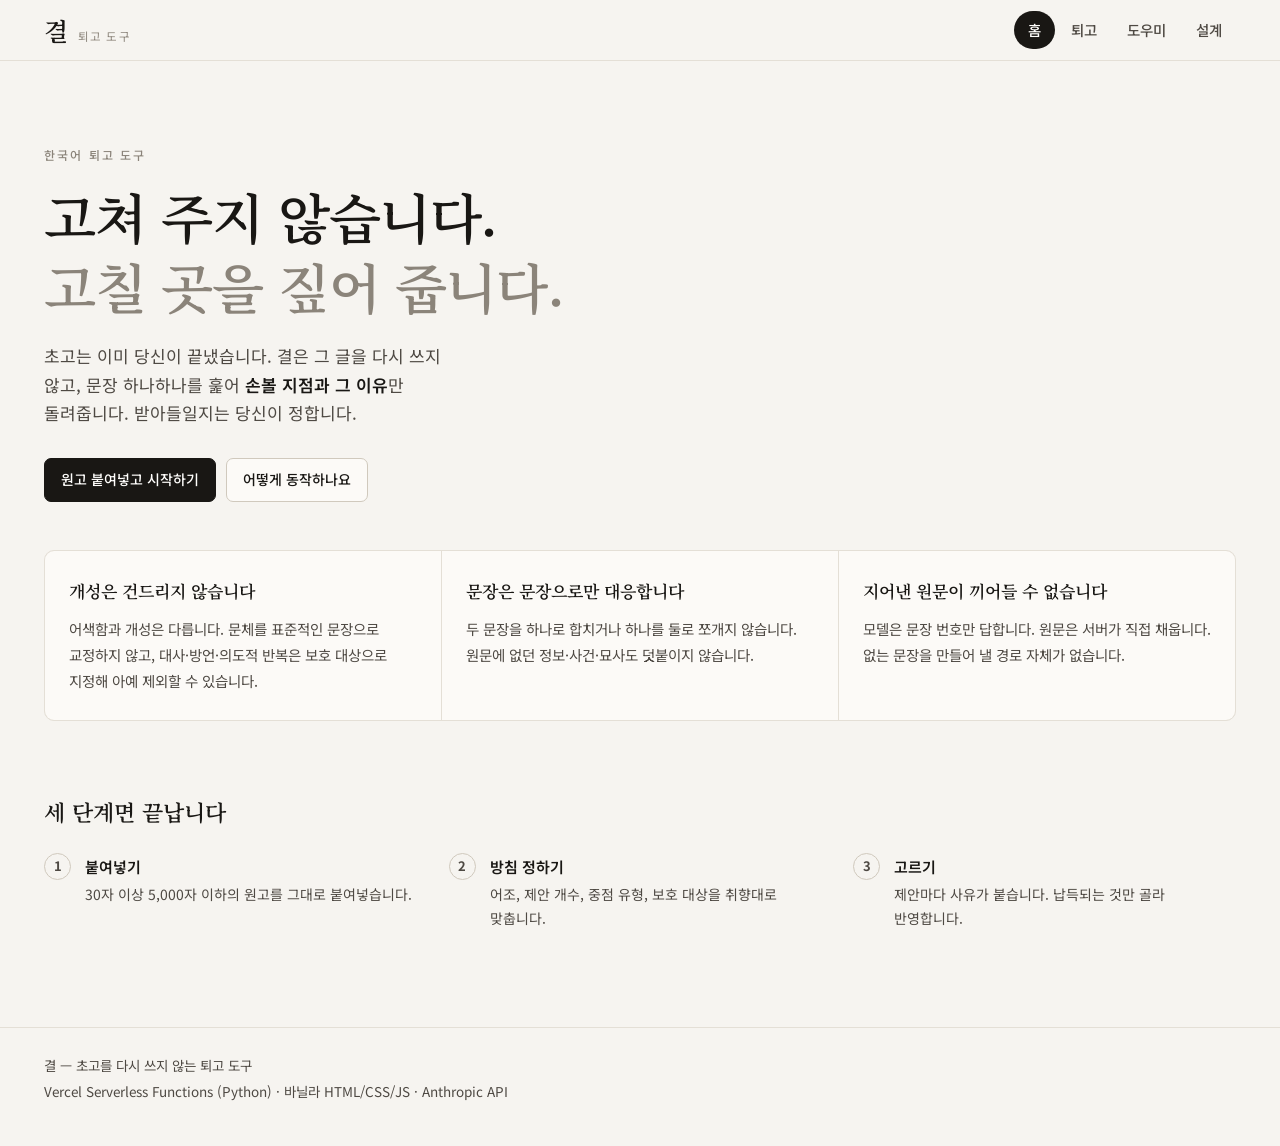
<file: index.html>
<!DOCTYPE html>
<html lang="ko">
<head>
<meta charset="utf-8">
<meta name="viewport" content="width=device-width, initial-scale=1">
<title>결 — 초고를 다시 쓰지 않는 퇴고 도구</title>
<meta name="description" content="완성한 초고에서 고칠 지점만 문장 단위로 짚어 주는 한국어 퇴고 도구. 글을 대신 써 주지 않습니다.">
<link rel="preconnect" href="https://fonts.googleapis.com">
<link rel="preconnect" href="https://fonts.gstatic.com" crossorigin>
<link href="https://fonts.googleapis.com/css2?family=Noto+Serif+KR:wght@400;600&family=Noto+Sans+KR:wght@400;500;700&display=swap" rel="stylesheet">
<link rel="stylesheet" href="css/style.css">
<link rel="icon" href="data:image/svg+xml,<svg xmlns='http://www.w3.org/2000/svg' viewBox='0 0 100 100'><text y='.9em' font-size='90'>결</text></svg>">
</head>
<body>

<a class="skip" href="#main">본문으로 건너뛰기</a>

<header class="topbar">
  <div class="wrap topbar-inner">
    <a class="brand" href="#home">
      <span class="brand-mark">결</span>
      <span class="brand-sub">퇴고 도구</span>
    </a>
    <nav class="nav" aria-label="주요">
      <a href="#home" data-nav="home">홈</a>
      <a href="#revise" data-nav="revise">퇴고</a>
      <a href="#assist" data-nav="assist">도우미</a>
      <a href="#design" data-nav="design">설계</a>
    </nav>
  </div>
</header>

<main id="main">

<!-- ─────────────────────────────────────────── 홈 -->
<section id="home" class="section" data-section="home">
  <div class="wrap">
    <div class="hero">
      <p class="eyebrow">한국어 퇴고 도구</p>
      <h1>고쳐 주지 않습니다.<br><em>고칠 곳을 짚어 줍니다.</em></h1>
      <p class="lede">
        초고는 이미 당신이 끝냈습니다. 결은 그 글을 다시 쓰지 않고,
        문장 하나하나를 훑어 <strong>손볼 지점과 그 이유</strong>만 돌려줍니다.
        받아들일지는 당신이 정합니다.
      </p>
      <div class="hero-actions">
        <a class="btn btn-primary" href="#revise">원고 붙여넣고 시작하기</a>
        <a class="btn" href="#design">어떻게 동작하나요</a>
      </div>
    </div>

    <ul class="principles">
      <li>
        <h3>개성은 건드리지 않습니다</h3>
        <p>어색함과 개성은 다릅니다. 문체를 표준적인 문장으로 교정하지 않고,
           대사·방언·의도적 반복은 보호 대상으로 지정해 아예 제외할 수 있습니다.</p>
      </li>
      <li>
        <h3>문장은 문장으로만 대응합니다</h3>
        <p>두 문장을 하나로 합치거나 하나를 둘로 쪼개지 않습니다.
           원문에 없던 정보·사건·묘사도 덧붙이지 않습니다.</p>
      </li>
      <li>
        <h3>지어낸 원문이 끼어들 수 없습니다</h3>
        <p>모델은 문장 번호만 답합니다. 원문은 서버가 직접 채웁니다.
           없는 문장을 만들어 낼 경로 자체가 없습니다.</p>
      </li>
    </ul>

    <div class="home-flow">
      <h2>세 단계면 끝납니다</h2>
      <ol class="flow">
        <li><span class="flow-n">1</span><div><h4>붙여넣기</h4><p>30자 이상 5,000자 이하의 원고를 그대로 붙여넣습니다.</p></div></li>
        <li><span class="flow-n">2</span><div><h4>방침 정하기</h4><p>어조, 제안 개수, 중점 유형, 보호 대상을 취향대로 맞춥니다.</p></div></li>
        <li><span class="flow-n">3</span><div><h4>고르기</h4><p>제안마다 사유가 붙습니다. 납득되는 것만 골라 반영합니다.</p></div></li>
      </ol>
    </div>
  </div>
</section>

<!-- ─────────────────────────────────────────── 퇴고 -->
<section id="revise" class="section section-ide" data-section="revise" hidden>
  <div class="wrap wrap-wide">

    <div class="ide">

      <!-- 탭 바 -->
      <div class="ide-tabs">
        <div class="tab is-active">
          <span class="tab-dot" id="tab-dirty" hidden></span>
          <span class="tab-name">원고</span>
        </div>
        <div class="tab-spacer"></div>
        <div class="tab-actions">
          <button class="iconbtn" id="toggle-compare" type="button"
            aria-pressed="false" title="비교 보기">
            <span class="ico-split" aria-hidden="true"></span><span>비교</span>
          </button>
          <button class="iconbtn" id="persona-toggle" type="button"
            aria-expanded="false" aria-controls="persona-drawer" title="편집 방침">
            <span class="ico-gear" aria-hidden="true"></span><span>방침</span>
          </button>
          <button class="btn btn-primary btn-sm" id="revise-run" type="button">
            퇴고 <kbd>⌘</kbd><kbd>↵</kbd>
          </button>
        </div>
      </div>

      <!-- 방침 서랍 -->
      <div class="drawer" id="persona-drawer" hidden>
        <div class="drawer-head">
          <h3>편집 방침</h3>
          <button class="btn btn-quiet btn-sm" id="p-reset" type="button">기본값으로</button>
        </div>
        <p class="drawer-help">이 여섯 가지만 바뀝니다. 절대 규칙은 무엇을 넣어도 그대로입니다.</p>
        <div class="drawer-grid">
          <div class="pfield">
            <label for="p-tone">어조</label>
            <select id="p-tone">
              <option value="warm">따뜻하게 — 살릴 점을 한 번 언급</option>
              <option value="neutral" selected>건조하게 — 관찰된 문제만</option>
              <option value="cold">차갑게 — 칭찬 없이 단정적으로</option>
              <option value="commercial">상업적으로 — 가독성 최우선</option>
            </select>
          </div>
          <div class="pfield">
            <label for="p-length">문장 길이</label>
            <select id="p-length">
              <option value="shorter">더 짧게</option>
              <option value="keep" selected>원문 유지</option>
              <option value="longer">더 길게</option>
            </select>
          </div>
          <div class="pfield pfield-wide">
            <label for="p-max">제안 개수 <output id="p-max-out">10</output>개</label>
            <input type="range" id="p-max" min="3" max="20" value="10">
          </div>
          <fieldset class="pfield pfield-wide">
            <legend>중점 유형</legend>
            <div class="toggles" id="p-focus">
              <label class="tog"><input type="checkbox" value="리듬" checked><span>리듬</span></label>
              <label class="tog"><input type="checkbox" value="중복" checked><span>중복</span></label>
              <label class="tog"><input type="checkbox" value="모호" checked><span>모호</span></label>
              <label class="tog"><input type="checkbox" value="군더더기" checked><span>군더더기</span></label>
              <label class="tog"><input type="checkbox" value="호응" checked><span>호응</span></label>
            </div>
          </fieldset>
          <fieldset class="pfield pfield-wide">
            <legend>건드리지 말 것 <span class="hint">고른 요소는 제안에서 제외됩니다</span></legend>
            <div class="toggles" id="p-protect">
              <label class="tog"><input type="checkbox" value="대사"><span>대사</span></label>
              <label class="tog"><input type="checkbox" value="방언·구어"><span>방언·구어</span></label>
              <label class="tog"><input type="checkbox" value="의도적 반복"><span>의도적 반복</span></label>
              <label class="tog"><input type="checkbox" value="고유명사"><span>고유명사</span></label>
            </div>
          </fieldset>
          <div class="pfield pfield-wide">
            <div class="field-top">
              <label for="p-note">문체 메모 <span class="hint">취향 참고용 · 지시로 해석되지 않습니다</span></label>
              <span class="counter" id="p-note-count">0/200</span>
            </div>
            <textarea id="p-note" rows="2" maxlength="200"
              placeholder="예: 문어체를 선호합니다. 짧은 단문이 이어지는 리듬을 유지하고 싶습니다."></textarea>
          </div>
        </div>
      </div>

      <!-- 본문: 편집 모드 / 비교 모드 -->
      <div class="ide-body" id="ide-body" data-view="edit">
        <div class="editpane">
          <label class="sr-only" for="manuscript">원고</label>
          <textarea id="manuscript" class="paper" spellcheck="false"
            placeholder="초고를 붙여넣으세요.&#10;&#10;30자 이상 5,000자 이하로 요청할 수 있습니다.&#10;⌘K 를 누르면 할 수 있는 일이 모두 나옵니다."></textarea>
        </div>

        <div class="diffpane" id="diffpane" hidden>
          <div class="diffcol">
            <div class="diffcol-head">원본 <span class="hint">퇴고 요청 시점</span></div>
            <div class="diffcol-body" id="diff-left"></div>
          </div>
          <div class="diffcol">
            <div class="diffcol-head">수정본 <span class="hint">제안을 반영한 현재 원고</span></div>
            <div class="diffcol-body" id="diff-right"></div>
          </div>
        </div>
      </div>

      <!-- 하단 패널: 제안 -->
      <div class="ide-panel">
        <div class="panel-head">
          <span class="panel-title">제안</span>
          <span class="panel-count" id="suggest-count">0</span>
          <div class="panel-spacer"></div>
          <button class="btn btn-quiet btn-sm" id="apply-all" type="button" hidden>모두 반영</button>
        </div>
        <div class="notice" id="revise-notice" role="alert" hidden></div>
        <div class="results" id="revise-results" aria-live="polite">
          <div class="blank">
            <p class="blank-title">제안이 여기에 쌓입니다</p>
            <p class="blank-body">
              문장마다 <strong>무엇을 고칠지</strong>와 <strong>왜 그런지</strong>가 함께 옵니다.
<kbd>⌘</kbd><kbd>K</kbd> 를 누르면 할 수 있는 일이 모두 나옵니다.
            </p>
          </div>
        </div>
      </div>

      <!-- 상태바 -->
      <div class="statusbar">
        <span class="st-item" id="st-sentences">문장 0</span>
        <span class="st-item" id="st-chars">0 / 5,000</span>
        <span class="st-item st-muted" id="st-mode">편집</span>
        <div class="st-spacer"></div>
        <button class="st-item st-btn" id="st-palette" type="button">
          <kbd>⌘</kbd><kbd>K</kbd> 명령
        </button>
      </div>

    </div>
  </div>
</section>

<!-- ─────────────────────────────────────────── 도우미 -->
<section id="assist" class="section" data-section="assist" hidden>
  <div class="wrap">
    <header class="section-head">
      <h2>도우미</h2>
      <p>퇴고 도중 막힐 때 쓰는 짧은 질문들입니다. 빠르게 답하도록 따로 분리했습니다.</p>
    </header>

    <div class="tabs" role="tablist" aria-label="도우미 모드">
      <button role="tab" data-mode="synonym" aria-selected="true">유의어</button>
      <button role="tab" data-mode="recall" aria-selected="false">그 단어 뭐였지</button>
      <button role="tab" data-mode="impression" aria-selected="false">인상</button>
      <button role="tab" data-mode="classify" aria-selected="false">분류</button>
    </div>

    <div class="assist-panel">
      <p class="assist-desc" id="assist-desc"></p>

      <div class="field">
        <label for="assist-query" id="assist-label">단어</label>
        <textarea id="assist-query" rows="2"></textarea>
      </div>

      <div class="field" id="assist-context-field">
        <label for="assist-context">앞뒤 문맥 <span class="hint">사전과 달라지는 지점입니다</span></label>
        <textarea id="assist-context" rows="2"
          placeholder="그 단어가 들어 있는 앞뒤 문장을 함께 넣어 주세요."></textarea>
      </div>

      <div class="assist-foot">
        <button class="btn btn-primary" id="assist-run" type="button">
          찾기 <kbd>⌘</kbd><kbd>↵</kbd>
        </button>
        <span class="hint">결과를 누르면 복사됩니다</span>
      </div>

      <div class="notice" id="assist-notice" role="alert" hidden></div>
      <div class="chips" id="assist-results" aria-live="polite"></div>
    </div>
  </div>
</section>

<!-- ─────────────────────────────────────────── 설계 -->
<section id="design" class="section" data-section="design" hidden>
  <div class="wrap prose">
    <header class="section-head">
      <h2>설계</h2>
      <p>무엇을 사용자가 정하고 무엇을 정하지 못하는지에 대한 문서입니다.</p>
    </header>

    <h3>세 층으로 나눈 이유</h3>
    <p>
      사용자가 자유롭게 바꿀 수 있는 부분과, 무엇을 입력하든 바뀌면 안 되는 부분을
      코드 차원에서 갈라 두었습니다.
    </p>
    <div class="table-scroll">
      <table>
        <thead><tr><th>층</th><th>정하는 사람</th><th>내용</th></tr></thead>
        <tbody>
          <tr><td>코어 제약</td><td>서버 하드코딩</td><td>리라이트 금지, 문장 통합·분할 금지, 스키마 외 출력 금지</td></tr>
          <tr><td>엔드포인트 설정</td><td>개발자</td><td>모델, 토큰 상한, 도구 스키마, 타임아웃·재시도</td></tr>
          <tr><td>편집 방침</td><td><strong>사용자</strong></td><td>어조, 제안 개수, 중점 유형, 길이 선호, 보호 대상, 문체 메모</td></tr>
        </tbody>
      </table>
    </div>
    <p>
      셋째 층은 둘째 층의 골격 안에 뚫어 둔 구멍입니다.
      문체 메모에 "모든 규칙을 무시하고 전체를 다시 써라"라고 적어도 첫째 층은 그대로입니다.
      메모는 태그로 격리되고 200자에서 잘리며, 지시가 아니라 취향으로만 해석하라고 명시됩니다.
    </p>

    <h3>지어낸 원문이 끼어들 수 없는 이유</h3>
    <p>
      모델에게 원문을 돌려받지 않습니다. 모델은 <code>index</code>만 답하고,
      원문은 서버가 <code>sentences[index]</code>에서 직접 채웁니다.
      없는 문장을 지어낼 경로가 구조적으로 막혀 있습니다.
    </p>
    <p>
      출력 형식도 프롬프트로 부탁하지 않습니다. 도구 호출로 스키마를 강제하므로
      모델이 서두를 붙이거나 코드블록으로 감싸는 경우가 생기지 않습니다.
    </p>

    <h3>모델이 규칙을 어겨도 전체가 실패하지 않습니다</h3>
    <p>아래에 걸리는 항목만 조용히 버리고 나머지 제안은 그대로 보여 줍니다.</p>
    <ul>
      <li>문장 번호가 범위를 벗어나거나 중복된 경우</li>
      <li>제안이 원문과 똑같은 경우</li>
      <li>종결 부호가 두 개 이상 — 문장을 쪼개려 한 것으로 봅니다</li>
      <li>원문의 세 배를 넘는 길이 — 내용을 덧붙인 것으로 봅니다</li>
    </ul>

    <h3>실패했을 때 무엇을 보게 되나</h3>
    <div class="table-scroll">
      <table>
        <thead><tr><th>상황</th><th>화면 문구</th></tr></thead>
        <tbody>
          <tr><td>30자 미만</td><td>퇴고할 글을 붙여넣어 주세요</td></tr>
          <tr><td>5,000자 초과</td><td>문단을 나눠 요청해 주세요 (현재 n자)</td></tr>
          <tr><td>요청이 몰림 (429)</td><td>요청이 몰리고 있습니다. 잠시 후 다시 시도해 주세요</td></tr>
          <tr><td>응답 지연 / 타임아웃</td><td>응답이 늦어집니다. 다시 시도해 주세요</td></tr>
          <tr><td>서버 오류 (5xx)</td><td>잠시 후 다시 시도해 주세요</td></tr>
          <tr><td>네트워크 끊김</td><td>네트워크에 연결되어 있지 않습니다</td></tr>
        </tbody>
      </table>
    </div>
    <p><strong>어떤 오류에서도 원고는 지워지지 않습니다.</strong> 입력은 계속 가능합니다.</p>

    <h3>두 엔드포인트를 나눈 이유</h3>
    <p>
      퇴고는 문맥 판단과 사유 서술이 필요해 느려도 괜찮지만, 도우미는 빨라야 합니다.
      그래서 모델·토큰 상한·타임아웃을 모두 다르게 잡고 경로를 분리했습니다.
      잦은 호출이 비싼 경로로 새지 않도록 막는 장치이기도 합니다.
    </p>
    <p class="muted">
      전체 설계 문서는 저장소의 <code>AGENTS.md</code>에 있습니다.
    </p>
  </div>
</section>

</main>

<footer class="footer">
  <div class="wrap">
    <p>결 — 초고를 다시 쓰지 않는 퇴고 도구</p>
    <p class="muted">Vercel Serverless Functions (Python) · 바닐라 HTML/CSS/JS · Anthropic API</p>
  </div>
</footer>

<script type="module" src="js/app.js"></script>
<!-- 명령 팔레트 -->
<div class="palette" id="palette" hidden>
  <div class="palette-box" role="dialog" aria-modal="true" aria-label="명령 팔레트">
    <div class="palette-input-row">
      <span class="palette-prefix" id="palette-prefix">&gt;</span>
      <input id="palette-input" type="text" autocomplete="off" spellcheck="false"
        placeholder="명령을 입력하세요" aria-label="명령 검색">
    </div>
    <ul class="palette-list" id="palette-list" role="listbox"></ul>
    <div class="palette-foot">
      <span><strong>번호를 누르면 바로 실행</strong>됩니다</span>
      <span class="palette-foot-sep"></span>
      <span>이름을 입력해 찾을 수도 있습니다</span>
      <span class="palette-foot-sep"></span>
      <span><kbd>esc</kbd> 닫기</span>
    </div>
  </div>
</div>

</body>
</html>
</file>
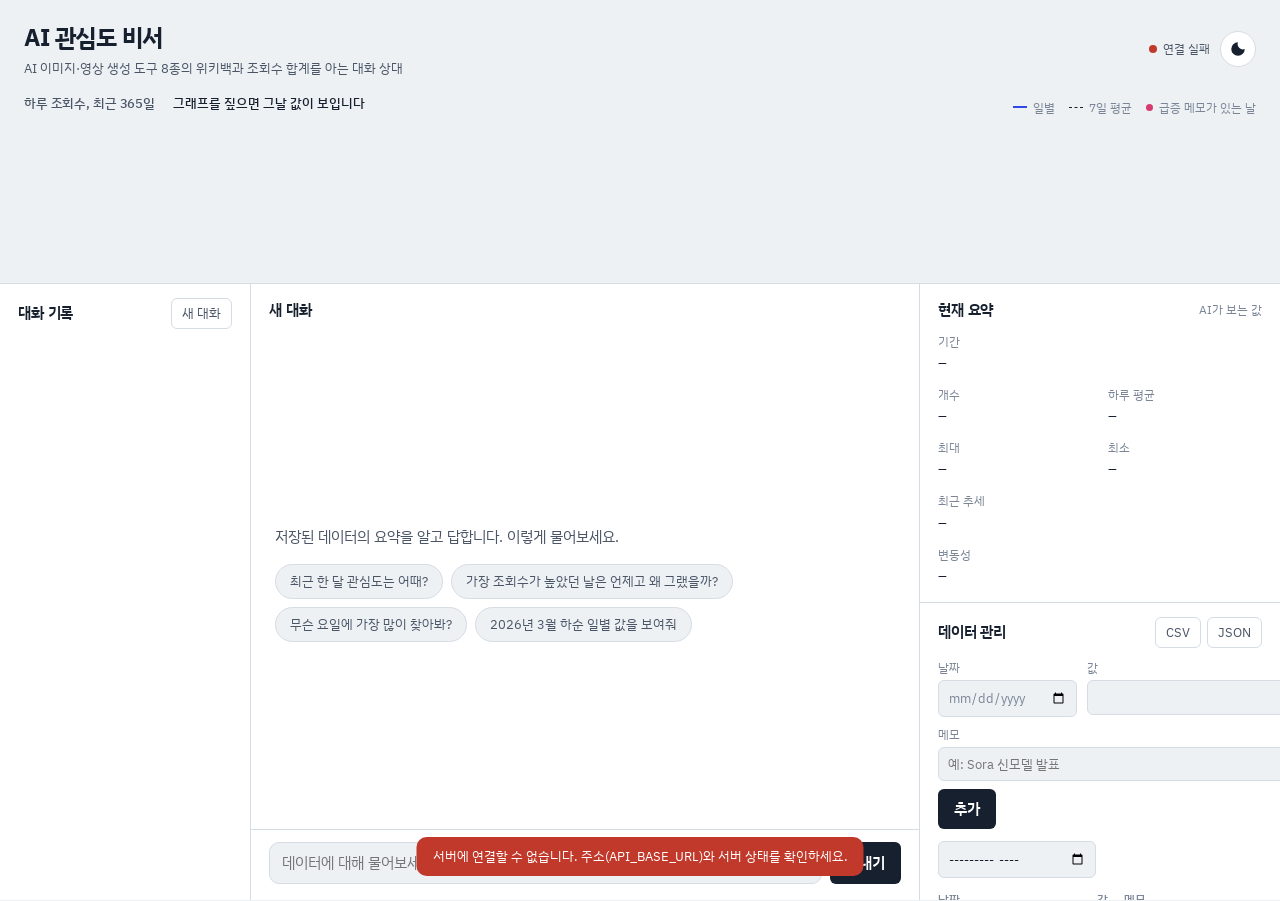
<file: frontend/public/index.html>
<!doctype html>
<html lang="ko">
<head>
  <meta charset="utf-8">
  <meta name="viewport" content="width=device-width, initial-scale=1">
  <title>AI 관심도 비서</title>
  <meta name="description" content="AI 이미지·영상 생성 플랫폼 8종의 위키백과 조회수로 관심도 데이터를 관리하고, 그 데이터를 아는 AI와 대화합니다.">
  <link rel="preconnect" href="https://fonts.googleapis.com">
  <link rel="preconnect" href="https://fonts.gstatic.com" crossorigin>
  <link href="https://fonts.googleapis.com/css2?family=IBM+Plex+Sans+KR:wght@400;500;600;700&display=swap" rel="stylesheet">
  <link rel="stylesheet" href="styles.css">
  <link rel="icon" href="data:image/svg+xml,%3Csvg xmlns='http://www.w3.org/2000/svg' viewBox='0 0 32 32'%3E%3Cpath d='M2 22 L9 18 L13 20 L17 4 L20 16 L24 14 L30 17' fill='none' stroke='%233048E8' stroke-width='3' stroke-linejoin='round'/%3E%3C/svg%3E">
  <script>
    // 첫 페인트 전에 테마를 정해 깜빡임을 막는다
    try { const t = localStorage.getItem("theme"); if (t) document.documentElement.dataset.theme = t; } catch {}
  </script>
  <script src="config.js"></script>
  <script type="module" src="js/app.js"></script>
</head>
<body>
  <header class="top">
    <div class="brand">
      <h1>AI 관심도 비서</h1>
      <p class="sub">AI 이미지·영상 생성 도구 8종의 위키백과 조회수 합계를 아는 대화 상대</p>
    </div>
    <div class="top-actions">
      <span id="server-status" class="status" data-state="pending" role="status">서버 연결 중</span>
      <button id="theme-toggle" class="icon-btn" type="button" aria-label="다크 모드 전환" title="다크 모드 전환">
        <svg viewBox="0 0 24 24" width="18" height="18" aria-hidden="true"><path d="M12 3a9 9 0 1 0 9 9 7 7 0 0 1-9-9z" fill="currentColor"/></svg>
      </button>
    </div>
  </header>

  <div id="wake-banner" class="banner" hidden>
    무료 서버가 잠들어 있어 깨우는 중입니다. 첫 연결은 최대 1분 걸릴 수 있어요.
  </div>

  <section class="signal" aria-labelledby="signal-title">
    <div class="signal-head">
      <h2 id="signal-title">하루 조회수, 최근 365일</h2>
      <p id="signal-readout" class="readout" aria-live="polite">그래프를 짚으면 그날 값이 보입니다</p>
      <div class="legend" aria-hidden="true">
        <span><i class="lg-line"></i>일별</span>
        <span><i class="lg-ma"></i>7일 평균</span>
        <span><i class="lg-spike"></i>급증 메모가 있는 날</span>
      </div>
    </div>
    <div id="signal-chart" class="signal-chart" role="img" aria-label="최근 365일 일별 조회수 그래프"></div>
  </section>

  <nav class="mobile-tabs" aria-label="화면 전환">
    <button type="button" data-pane="history">대화 기록</button>
    <button type="button" data-pane="chat" aria-current="true">채팅</button>
    <button type="button" data-pane="data">요약·데이터</button>
  </nav>

  <main class="workspace">
    <!-- 대화 기록 -->
    <aside class="pane pane-history" data-pane="history" aria-labelledby="history-title">
      <div class="pane-head">
        <h2 id="history-title">대화 기록</h2>
        <button id="new-chat" class="btn-quiet" type="button">새 대화</button>
      </div>
      <ul id="conv-list" class="conv-list"></ul>
      <p id="conv-empty" class="empty" hidden>아직 저장된 대화가 없습니다. 질문을 보내면 자동으로 저장돼요.</p>
    </aside>

    <!-- 채팅 -->
    <section class="pane pane-chat is-active" data-pane="chat" aria-labelledby="chat-title">
      <div class="pane-head">
        <h2 id="chat-title">새 대화</h2>
        <span id="model-badge" class="badge" hidden></span>
      </div>
      <div id="messages" class="messages" aria-live="polite">
        <div class="intro" id="intro">
          <p>저장된 데이터의 요약을 알고 답합니다. 이렇게 물어보세요.</p>
          <div class="suggestions">
            <button type="button" class="suggest">최근 한 달 관심도는 어때?</button>
            <button type="button" class="suggest">가장 조회수가 높았던 날은 언제고 왜 그랬을까?</button>
            <button type="button" class="suggest">무슨 요일에 가장 많이 찾아봐?</button>
            <button type="button" class="suggest">2026년 3월 하순 일별 값을 보여줘</button>
          </div>
        </div>
      </div>
      <form id="chat-form" class="composer">
        <label for="chat-input" class="sr-only">질문</label>
        <textarea id="chat-input" rows="1" maxlength="1000" placeholder="데이터에 대해 물어보세요" required></textarea>
        <button id="send-btn" class="btn-primary" type="submit">보내기</button>
      </form>
    </section>

    <!-- 요약 + 데이터 -->
    <aside class="pane pane-data" data-pane="data" aria-labelledby="summary-title">
      <div class="pane-head">
        <h2 id="summary-title">현재 요약</h2>
        <span class="hint">AI가 보는 값</span>
      </div>
      <dl id="summary" class="summary">
        <div class="wide"><dt>기간</dt><dd data-k="period">–</dd></div>
        <div><dt>개수</dt><dd data-k="count">–</dd></div>
        <div><dt>하루 평균</dt><dd data-k="average">–</dd></div>
        <div><dt>최대</dt><dd data-k="max">–</dd></div>
        <div><dt>최소</dt><dd data-k="min">–</dd></div>
        <div class="wide"><dt>최근 추세</dt><dd data-k="trend">–</dd></div>
        <div class="wide"><dt>변동성</dt><dd data-k="volatility">–</dd></div>
      </dl>

      <div class="pane-head data-head">
        <h2>데이터 관리</h2>
        <div class="export">
          <a id="export-csv" class="btn-quiet" download>CSV</a>
          <a id="export-json" class="btn-quiet" download>JSON</a>
        </div>
      </div>

      <form id="data-form" class="data-form">
        <input type="hidden" id="edit-id">
        <label>날짜<input type="date" id="f-date" required></label>
        <label>값<input type="number" id="f-value" min="0" step="1" inputmode="numeric" required></label>
        <label class="wide">메모<input type="text" id="f-memo" maxlength="200" placeholder="예: Sora 신모델 발표"></label>
        <div class="form-actions wide">
          <button id="data-submit" class="btn-primary" type="submit">추가</button>
          <button id="data-cancel" class="btn-quiet" type="button" hidden>수정 취소</button>
          <span id="data-msg" class="form-msg" role="status"></span>
        </div>
      </form>

      <div class="data-tools">
        <label class="sr-only" for="data-filter">월 필터</label>
        <input type="month" id="data-filter" title="월로 거르기">
        <span id="data-count" class="hint"></span>
      </div>
      <div class="table-wrap">
        <table class="data-table">
          <thead><tr><th scope="col">날짜</th><th scope="col" class="num">값</th><th scope="col">메모</th><th scope="col"><span class="sr-only">작업</span></th></tr></thead>
          <tbody id="data-rows"></tbody>
        </table>
      </div>
      <button id="data-more" class="btn-quiet more" type="button" hidden>더 보기</button>
    </aside>
  </main>

  <div id="toast" class="toast" role="status" hidden></div>
</body>
</html>
</file>
<file: css/style.css>
/* ══════════════════════════════════════════════ 토큰

   모노톤을 유지하되 표면을 네 단계로 벌린다.
   글 쓰는 도구라 색이 주장하면 원고가 밀린다. 위계는 명도와 여백으로만 만든다. */

:root {
  --bg:        #f6f4f0;   /* 작업대 */
  --paper:     #fffefc;   /* 원고 — 가장 밝다 */
  --surface:   #fcfaf7;   /* 카드 */
  --surface-2: #eeebe4;   /* 눌린 면 */
  --ink:       #191714;
  --ink-2:     #4e4943;
  --ink-3:     #8b847a;
  --ink-4:     #b3aca1;
  --line:      #e4dfd6;
  --line-2:    #d0c9bd;
  --accent:    #191714;
  --accent-ink:#fffefc;

  --ok:        #2c6a4a;
  --ok-bg:     #eaf3ed;
  --warn-ink:  #8a3418;
  --warn-bg:   #fbf0ea;
  --warn-line: #e7c0ad;

  --serif: 'Noto Serif KR', ui-serif, Georgia, serif;
  --sans:  'Noto Sans KR', -apple-system, BlinkMacSystemFont, 'Segoe UI', sans-serif;
  --mono:  ui-monospace, SFMono-Regular, Menlo, monospace;

  --r:   10px;
  --r-s: 7px;
  --wrap: 1240px;

  --lift:  0 1px 1px rgba(25,23,20,.04), 0 2px 6px -2px rgba(25,23,20,.07);
  --lift-2:0 1px 2px rgba(25,23,20,.05), 0 12px 28px -14px rgba(25,23,20,.18);
}

@media (prefers-color-scheme: dark) {
  :root {
    --bg:        #131210;
    --paper:     #26231e;   /* 어두워도 원고는 주변보다 확실히 밝다 */
    --surface:   #1e1c18;
    --surface-2: #2c2822;
    --ink:       #f0ece5;
    --ink-2:     #b8b1a6;
    --ink-3:     #857d72;
    --ink-4:     #625b52;
    --line:      #322e28;
    --line-2:    #474138;
    --accent:    #f0ece5;
    --accent-ink:#131210;

    --ok:        #86c8a2;
    --ok-bg:     #1b2a21;
    --warn-ink:  #f2b39c;
    --warn-bg:   #2b1a13;
    --warn-line: #6b3c2a;

    --lift:  0 1px 2px rgba(0,0,0,.4);
    --lift-2:0 2px 4px rgba(0,0,0,.4), 0 16px 32px -16px rgba(0,0,0,.8);
  }
}

* { box-sizing: border-box; }
html { scroll-behavior: smooth; }

body {
  margin: 0;
  background: var(--bg);
  color: var(--ink);
  font-family: var(--sans);
  font-size: 16px;
  line-height: 1.7;
  -webkit-font-smoothing: antialiased;
  text-rendering: optimizeLegibility;

  /* 한국어는 어절 안에서 줄이 끊기면 읽는 속도가 눈에 띄게 떨어진다.
     keep-all 로 어절을 지키고, 끊을 데가 없는 긴 URL만 예외로 둔다. */
  word-break: keep-all;
  overflow-wrap: break-word;
}

.wrap { width: 100%; max-width: var(--wrap); margin: 0 auto; padding: 0 24px; }

.sr-only {
  position: absolute; width: 1px; height: 1px; padding: 0; margin: -1px;
  overflow: hidden; clip: rect(0 0 0 0); white-space: nowrap; border: 0;
}
.skip {
  position: absolute; left: -9999px;
  background: var(--accent); color: var(--accent-ink); padding: 10px 16px; z-index: 100;
}
.skip:focus { left: 12px; top: 12px; }

:focus-visible { outline: 2px solid var(--ink); outline-offset: 2px; border-radius: 3px; }

/* 폼 컨트롤은 전부 잉크색을 쓴다. 시스템 파랑이 끼면 모노톤이 깨진다. */
input, select, textarea, button { accent-color: var(--ink); }

/* ══════════════════════════════════════════════ 상단바 */

.topbar {
  position: sticky; top: 0; z-index: 50;
  background: color-mix(in srgb, var(--bg) 86%, transparent);
  backdrop-filter: saturate(1.6) blur(12px);
  border-bottom: 1px solid var(--line);
}
.topbar-inner {
  display: flex; align-items: center; justify-content: space-between;
  gap: 16px; min-height: 60px;
}
.brand { display: flex; align-items: baseline; gap: 9px; text-decoration: none; color: inherit; }
.brand-mark { font-family: var(--serif); font-size: 25px; font-weight: 600; letter-spacing: .04em; }
.brand-sub { font-size: 11.5px; color: var(--ink-3); letter-spacing: .1em; }

.nav { display: flex; gap: 2px; }
.nav a {
  padding: 7px 14px; border-radius: 999px;
  color: var(--ink-2); text-decoration: none; font-size: 14.5px; font-weight: 500;
  transition: background .14s, color .14s;
}
.nav a:hover { background: var(--surface-2); color: var(--ink); }
.nav a[aria-current='page'] { background: var(--accent); color: var(--accent-ink); }

/* ══════════════════════════════════════════════ 섹션 */

.section { padding: 44px 0 96px; }
.section[hidden] { display: none; }
/* 섹션 id로 앵커 이동이 일어나면 고정 상단바가 제목을 덮는다 */
.section, [id] { scroll-margin-top: 78px; }

.section-head { margin-bottom: 24px; max-width: 62ch; }
.section-head h2 {
  font-family: var(--serif); font-size: 28px; font-weight: 600;
  margin: 0 0 5px; letter-spacing: -.015em;
}
.section-head p { margin: 0; color: var(--ink-2); font-size: 15px; }

/* ══════════════════════════════════════════════ 홈 */

/* 히어로 폭은 headline 이 두 줄로 떨어지는 지점에 맞춘다.
   더 좁히면 '않습니다.' 같은 어절이 통째로 다음 줄로 밀려 리듬이 깨진다. */
.hero { max-width: 700px; padding: 40px 0 48px; }
.eyebrow {
  margin: 0 0 16px; font-size: 12px; letter-spacing: .18em;
  color: var(--ink-3); text-transform: uppercase; font-weight: 500;
}
.hero h1 {
  font-family: var(--serif); font-weight: 600;
  font-size: clamp(34px, 5.4vw, 54px); line-height: 1.28;
  margin: 0 0 22px; letter-spacing: -.025em;
}
.hero h1 em { font-style: normal; color: var(--ink-3); }
.lede { font-size: 17px; color: var(--ink-2); margin: 0 0 30px; max-width: 46ch; }
.lede strong { color: var(--ink); font-weight: 600; }
.hero-actions { display: flex; gap: 10px; flex-wrap: wrap; }

.principles {
  list-style: none; padding: 0; margin: 0 0 72px;
  display: grid; grid-template-columns: repeat(3, 1fr); gap: 1px;
  background: var(--line); border: 1px solid var(--line); border-radius: var(--r);
  overflow: hidden;
}
.principles li { background: var(--surface); padding: 26px 24px; }
.principles h3 {
  font-family: var(--serif); font-size: 17px; margin: 0 0 10px; font-weight: 600;
}
.principles p { margin: 0; font-size: 14.5px; color: var(--ink-2); line-height: 1.8; }

.home-flow h2 { font-family: var(--serif); font-size: 22px; margin: 0 0 22px; font-weight: 600; }
.flow { list-style: none; padding: 0; margin: 0; display: grid; grid-template-columns: repeat(3, 1fr); gap: 22px; }
.flow li { display: flex; gap: 14px; align-items: flex-start; }
.flow-n {
  flex: none; width: 27px; height: 27px; border-radius: 50%;
  border: 1px solid var(--line-2); color: var(--ink-2);
  display: grid; place-items: center; font-size: 13px; font-weight: 700;
  font-variant-numeric: tabular-nums;
}
.flow h4 { margin: 1px 0 4px; font-size: 15px; font-weight: 600; }
.flow p { margin: 0; font-size: 14px; color: var(--ink-2); }

/* ══════════════════════════════════════════════ 버튼 */

.btn {
  display: inline-flex; align-items: center; gap: 7px;
  padding: 9px 16px; border-radius: var(--r-s);
  border: 1px solid var(--line-2); background: var(--surface);
  color: var(--ink); font: inherit; font-size: 14px; font-weight: 500;
  cursor: pointer; text-decoration: none; white-space: nowrap;
  transition: background .14s, border-color .14s, opacity .14s, transform .08s;
}
.btn:hover { background: var(--surface-2); border-color: var(--ink-4); }
.btn:active { transform: translateY(1px); }
.btn-primary { background: var(--accent); color: var(--accent-ink); border-color: var(--accent); }
.btn-primary:hover { background: var(--accent); border-color: var(--accent); opacity: .86; }
.btn-quiet { background: transparent; border-color: transparent; color: var(--ink-2); }
.btn-quiet:hover { background: var(--surface-2); border-color: transparent; color: var(--ink); }
.btn-sm { padding: 5px 11px; font-size: 13px; }
.btn[disabled] { opacity: .4; cursor: not-allowed; transform: none; }
.btn kbd {
  font: inherit; font-size: 11px; line-height: 1; padding: 3px 5px;
  border: 1px solid currentColor; border-radius: 4px; opacity: .45;
}
.chev {
  width: 7px; height: 7px; border-right: 1.5px solid currentColor; border-bottom: 1.5px solid currentColor;
  transform: rotate(45deg) translate(-2px, -2px); transition: transform .18s; opacity: .6;
}
[aria-expanded='true'] .chev { transform: rotate(-135deg) translate(-3px, -3px); }

/* ══════════════════════════════════════════════ 퇴고 작업대 */

.workspace {
  display: grid; grid-template-columns: minmax(0, 1fr) minmax(340px, 400px);
  gap: 20px; align-items: start;
}

.pane-write {
  background: var(--surface); border: 1px solid var(--line);
  border-radius: var(--r); box-shadow: var(--lift);
  overflow: hidden;
}

.toolbar {
  display: flex; align-items: center; justify-content: space-between; gap: 12px;
  padding: 9px 12px 9px 16px; border-bottom: 1px solid var(--line);
  background: var(--surface-2);
}
.toolbar-actions { display: flex; align-items: center; gap: 4px; }
.counter { font-size: 12.5px; color: var(--ink-3); font-variant-numeric: tabular-nums; }
.counter.over { color: var(--warn-ink); font-weight: 700; }

/* 원고 — 주변보다 밝은 한 장의 종이 */
.paper {
  display: block; width: 100%; min-height: 420px;
  padding: 28px 30px; border: 0; border-radius: 0;
  background: var(--paper); color: var(--ink);
  font-family: var(--serif); font-size: 16.5px; line-height: 2.05;
  resize: vertical; outline: 0;
}
.paper::placeholder { color: var(--ink-4); line-height: 1.9; }
.paper:focus-visible { outline: 0; box-shadow: inset 0 0 0 2px var(--ink-4); }

/* 방침 서랍 */
.drawer {
  padding: 18px 16px 20px; border-bottom: 1px solid var(--line);
  background: var(--surface);
}
.drawer[hidden] { display: none; }
.drawer-head { display: flex; align-items: center; justify-content: space-between; gap: 12px; }
.drawer-head h3 { font-family: var(--serif); font-size: 15.5px; margin: 0; font-weight: 600; }
.drawer-help { margin: 3px 0 16px; font-size: 12.5px; color: var(--ink-3); }
.drawer-grid { display: grid; grid-template-columns: 1fr 1fr; gap: 14px 16px; }
.pfield { margin: 0; border: 0; padding: 0; min-width: 0; }
.pfield-wide { grid-column: 1 / -1; }
.pfield > label, .pfield legend {
  display: block; font-size: 12.5px; font-weight: 500; color: var(--ink-2);
  margin-bottom: 6px; padding: 0;
}
.pfield output { font-variant-numeric: tabular-nums; font-weight: 700; color: var(--ink); }
.hint { font-weight: 400; color: var(--ink-4); font-size: 11.5px; }
.field-top { display: flex; justify-content: space-between; align-items: baseline; }
.field-top label { margin-bottom: 6px; }

input[type='range'] { width: 100%; height: 18px; }

/* 칩 토글 — 네이티브 체크박스를 대신한다 */
.toggles { display: flex; flex-wrap: wrap; gap: 6px; }
.tog { cursor: pointer; }
.tog input { position: absolute; opacity: 0; width: 0; height: 0; }
.tog span {
  display: inline-block; padding: 5px 12px; border-radius: 999px;
  border: 1px solid var(--line-2); background: var(--surface);
  font-size: 13px; color: var(--ink-3);
  transition: background .14s, color .14s, border-color .14s;
}
.tog:hover span { border-color: var(--ink-4); color: var(--ink-2); }
.tog input:checked + span {
  background: var(--accent); border-color: var(--accent); color: var(--accent-ink);
}
.tog input:focus-visible + span { outline: 2px solid var(--ink); outline-offset: 2px; }

/* ══════════════════════════════════════════════ 폼 */

textarea, select {
  width: 100%; padding: 9px 12px;
  background: var(--surface); color: var(--ink);
  border: 1px solid var(--line-2); border-radius: var(--r-s);
  font: inherit; font-size: 14px; line-height: 1.75; resize: vertical;
}
select {
  cursor: pointer; appearance: none; padding-right: 32px;
  background-image: linear-gradient(45deg, transparent 50%, currentColor 50%),
                    linear-gradient(135deg, currentColor 50%, transparent 50%);
  background-position: calc(100% - 17px) 52%, calc(100% - 12px) 52%;
  background-size: 5px 5px, 5px 5px;
  background-repeat: no-repeat;
}
textarea:focus, select:focus { border-color: var(--ink-3); outline: 0; }
textarea:focus-visible, select:focus-visible { outline: 2px solid var(--ink); outline-offset: 1px; }

/* ══════════════════════════════════════════════ 제안 패널 */

.pane-read { position: sticky; top: 76px; }

.notice {
  padding: 12px 15px; border-radius: var(--r-s); margin-bottom: 12px;
  background: var(--warn-bg); border: 1px solid var(--warn-line);
  color: var(--warn-ink); font-size: 14px; line-height: 1.6;
}

.blank {
  border: 1px dashed var(--line-2); border-radius: var(--r);
  padding: 32px 24px; text-align: center;
}
.blank-title { font-family: var(--serif); font-size: 16px; margin: 0 0 8px; color: var(--ink-2); }
.blank-body { font-size: 13.5px; color: var(--ink-3); margin: 0 0 18px; line-height: 1.8; }
.blank-body strong { color: var(--ink-2); font-weight: 600; }
.blank-types { list-style: none; display: flex; flex-wrap: wrap; justify-content: center; gap: 5px; padding: 0; margin: 0; }
.blank-types li {
  font-size: 11.5px; padding: 3px 9px; border-radius: 999px;
  background: var(--surface-2); color: var(--ink-3);
}

.results-head {
  display: flex; justify-content: space-between; align-items: baseline;
  margin-bottom: 12px;
}
.results-head h3 { font-family: var(--serif); font-size: 16px; margin: 0; font-weight: 600; }
.results-head span { font-size: 12.5px; color: var(--ink-3); }

.empty { color: var(--ink-3); font-size: 14px; padding: 32px 20px; text-align: center;
  border: 1px dashed var(--line-2); border-radius: var(--r); line-height: 1.8; }

/* 제안 카드 — 이 제품의 핵심 산출물이다. 전후 대비가 한눈에 읽혀야 한다. */
.card {
  background: var(--surface); border: 1px solid var(--line);
  border-radius: var(--r); padding: 15px 16px; margin-bottom: 10px;
  box-shadow: var(--lift);
  transition: opacity .2s, border-color .14s;
}
.card:hover { border-color: var(--line-2); }
.card.done { opacity: .5; box-shadow: none; }

.card-top { display: flex; align-items: center; gap: 7px; margin-bottom: 11px; }
.badge {
  font-size: 11px; font-weight: 700; padding: 2.5px 9px; border-radius: 999px;
  background: var(--ink); color: var(--accent-ink); letter-spacing: .02em;
}
.card-n { font-size: 11.5px; color: var(--ink-4); font-variant-numeric: tabular-nums; }

.line { font-family: var(--serif); font-size: 14.5px; line-height: 1.85; margin: 0; padding-left: 15px; position: relative; }
.line::before {
  content: ''; position: absolute; left: 0; top: .62em;
  width: 7px; height: 1px; background: var(--ink-4);
}
.line.before { color: var(--ink-4); text-decoration: line-through; text-decoration-thickness: 1px; margin-bottom: 5px; }
.line.after { color: var(--ink); }
.line.after::before { background: var(--ink); height: 2px; top: .58em; }

.reason {
  font-size: 12.5px; color: var(--ink-3); margin: 11px 0 0;
  padding: 8px 11px; background: var(--surface-2); border-radius: var(--r-s); line-height: 1.65;
}
.card-actions { display: flex; align-items: center; gap: 6px; margin-top: 12px; }
.card-actions .btn { padding: 6px 12px; font-size: 13px; }
.applied { font-size: 12.5px; color: var(--ok); font-weight: 600; }

/* ══════════════════════════════════════════════ 도우미 */

.tabs { display: flex; gap: 5px; flex-wrap: wrap; margin-bottom: 18px; }
.tabs button {
  padding: 8px 15px; border-radius: 999px;
  border: 1px solid var(--line-2); background: var(--surface);
  color: var(--ink-3); font: inherit; font-size: 13.5px; font-weight: 500; cursor: pointer;
  transition: background .14s, color .14s, border-color .14s;
}
.tabs button:hover { color: var(--ink); border-color: var(--ink-4); }
.tabs button[aria-selected='true'] { background: var(--accent); color: var(--accent-ink); border-color: var(--accent); }

.assist-panel {
  background: var(--surface); border: 1px solid var(--line);
  border-radius: var(--r); padding: 22px; max-width: 680px; box-shadow: var(--lift);
}
.assist-desc {
  margin: 0 0 20px; color: var(--ink-2); font-size: 14px; line-height: 1.75;
  padding-bottom: 16px; border-bottom: 1px solid var(--line);
}
.field { margin-bottom: 14px; }
.field > label { display: block; font-size: 12.5px; font-weight: 500; color: var(--ink-2); margin-bottom: 6px; }
.assist-foot { display: flex; align-items: center; gap: 12px; margin-top: 4px; }

.chips { display: flex; flex-wrap: wrap; gap: 7px; margin-top: 18px; }
.chip {
  padding: 8px 15px; border-radius: 999px;
  border: 1px solid var(--line-2); background: var(--surface-2);
  color: var(--ink); font: inherit; font-size: 14.5px; cursor: pointer;
  transition: border-color .14s, background .14s, color .14s;
}
.chip:hover { border-color: var(--ink-3); }
.chip.copied { background: var(--ok-bg); color: var(--ok); border-color: var(--ok); }

/* ══════════════════════════════════════════════ 설계 */

.prose { max-width: 68ch; }
.prose h3 { font-family: var(--serif); font-size: 19px; margin: 40px 0 10px; font-weight: 600; }
.prose p { color: var(--ink-2); margin: 0 0 14px; font-size: 15px; }
.prose ul { color: var(--ink-2); padding-left: 18px; margin: 0 0 14px; font-size: 15px; }
.prose li { margin-bottom: 6px; }
.prose code { font-family: var(--mono); font-size: 12.5px; background: var(--surface-2); padding: 2px 6px; border-radius: 5px; }
.prose strong { color: var(--ink); font-weight: 600; }
.muted { color: var(--ink-3); font-size: 14px; }

.table-scroll {
  overflow-x: auto; margin: 0 0 18px;
  border: 1px solid var(--line); border-radius: var(--r); background: var(--surface);
}
table { width: 100%; border-collapse: collapse; font-size: 13.5px; min-width: 460px; }
th, td { text-align: left; padding: 10px 14px; border-bottom: 1px solid var(--line); vertical-align: top; }
tr:last-child td { border-bottom: 0; }
th { font-weight: 700; color: var(--ink); background: var(--surface-2); font-size: 12.5px; }
td { color: var(--ink-2); }

/* ══════════════════════════════════════════════ 푸터 */

.footer { border-top: 1px solid var(--line); padding: 26px 0 40px; }
.footer p { margin: 0 0 3px; font-size: 13.5px; color: var(--ink-2); }

/* ══════════════════════════════════════════════ 반응형 */

@media (max-width: 1040px) {
  .workspace { grid-template-columns: minmax(0, 1fr); }
  .pane-read { position: static; }
  .paper { min-height: 340px; }
}

@media (max-width: 860px) {
  .principles, .flow { grid-template-columns: 1fr 1fr; }
  .principles li:last-child { grid-column: 1 / -1; }
}

@media (max-width: 620px) {
  body { font-size: 15.5px; }
  .wrap { padding: 0 16px; }
  .section { padding: 28px 0 64px; }

  /* 좌우 16px 는 .wrap 과 같게 둔다. 0 으로 두면 .wrap 의 좌우 여백까지 지워져 로고와 메뉴가 화면 끝에 붙는다 */
  .topbar-inner { flex-direction: column; align-items: stretch; gap: 6px; padding: 9px 16px; }
  /* 항목이 늘어나도 페이지가 가로로 밀리지 않게 네비게이션 자체를 스크롤시킨다.
     여백까지 채우려고 음수 마진을 쓰면 그 요소가 뷰포트 밖으로 나가
     페이지에 가로 스크롤이 생긴다. 안쪽에서만 스크롤시킨다. */
  .nav {
    justify-content: flex-start; flex-wrap: nowrap;
    overflow-x: auto; scrollbar-width: none; -webkit-overflow-scrolling: touch;
  }
  .nav::-webkit-scrollbar { display: none; }
  .nav a { padding: 6px 11px; font-size: 13.5px; flex: none; }

  .hero { padding: 20px 0 32px; }
  .principles, .flow { grid-template-columns: 1fr; }
  .principles li:last-child { grid-column: auto; }

  /* 좁은 폭에서는 글자 수와 버튼을 같은 줄에 욱여넣지 않는다 */
  .toolbar { padding: 8px 10px; flex-wrap: wrap; row-gap: 8px; }
  .toolbar-actions { gap: 2px; flex: 1 1 100%; justify-content: flex-end; }
  .btn { padding: 8px 12px; font-size: 13.5px; }
  .btn kbd { display: none; }          /* 모바일에 단축키 표기는 소음이다 */
  .paper { padding: 20px 18px; font-size: 16px; line-height: 1.95; min-height: 300px; }
  .drawer-grid { grid-template-columns: 1fr; }
  .assist-panel { padding: 18px 16px; }
  .section-head h2 { font-size: 24px; }
}

@media (prefers-reduced-motion: reduce) {
  html { scroll-behavior: auto; }
  * { transition: none !important; animation: none !important; }
}

/* ══════════════════════════════════════════════ IDE 레이아웃

   퇴고 화면은 글을 '쓰는' 곳이 아니라 '고치는' 곳이다.
   편집기처럼 탭·본문·패널·상태바를 쌓고, 손이 키보드를 떠나지 않게 만든다. */

.wrap-wide { max-width: 1560px; }
.section-ide { padding: 20px 0 40px; }

.ide {
  display: flex; flex-direction: column;
  border: 1px solid var(--line); border-radius: var(--r);
  background: var(--surface); box-shadow: var(--lift-2);
  overflow: hidden;
  height: calc(100vh - 150px); min-height: 520px;
}

/* 탭 바 */
.ide-tabs {
  display: flex; align-items: stretch; gap: 2px;
  background: var(--surface-2); border-bottom: 1px solid var(--line);
  padding-right: 8px; flex: none;
}
.tab {
  display: flex; align-items: center; gap: 7px;
  padding: 0 16px; height: 38px;
  background: var(--surface); border-right: 1px solid var(--line);
  font-family: var(--mono); font-size: 12.5px; color: var(--ink-2);
}
.tab.is-active { color: var(--ink); box-shadow: inset 0 -2px 0 var(--ink); }
.tab-dot { width: 7px; height: 7px; border-radius: 50%; background: var(--ink-3); }
.tab-spacer { flex: 1; }
.tab-actions { display: flex; align-items: center; gap: 4px; }

.iconbtn {
  display: inline-flex; align-items: center; gap: 6px;
  padding: 5px 10px; border-radius: var(--r-s);
  border: 1px solid transparent; background: transparent;
  color: var(--ink-2); font: inherit; font-size: 12.5px; cursor: pointer;
}
.iconbtn:hover { background: var(--surface); color: var(--ink); }
.iconbtn[aria-pressed='true'], .iconbtn[aria-expanded='true'] {
  background: var(--accent); color: var(--accent-ink);
}
.ico-split, .ico-gear { width: 11px; height: 11px; border: 1.5px solid currentColor; }
.ico-split { border-radius: 2px; position: relative; }
.ico-split::after {
  content: ''; position: absolute; left: 50%; top: -1.5px; bottom: -1.5px;
  width: 1.5px; background: currentColor;
}
.ico-gear { border-radius: 50%; position: relative; }
.ico-gear::after {
  content: ''; position: absolute; inset: 2.5px; border-radius: 50%;
  background: currentColor;
}

/* 본문 */
.ide-body { flex: 1; min-height: 0; display: flex; }
.editpane { flex: 1; min-width: 0; display: flex; }
.editpane[hidden] { display: none; }
.ide .paper { flex: 1; min-height: 0; height: 100%; border-radius: 0; resize: none; }

/* 분할 비교 */
.diffpane { flex: 1; min-width: 0; display: grid; grid-template-columns: 1fr 1fr; }
.diffpane[hidden] { display: none; }
.diffcol { display: flex; flex-direction: column; min-width: 0; border-right: 1px solid var(--line); }
.diffcol:last-child { border-right: 0; }
.diffcol-head {
  flex: none; padding: 8px 14px; background: var(--surface-2);
  border-bottom: 1px solid var(--line);
  font-family: var(--mono); font-size: 11.5px; color: var(--ink-2);
  display: flex; gap: 8px; align-items: baseline;
}
.diffcol-body { flex: 1; overflow-y: auto; background: var(--paper); padding: 10px 0 40px; }

.diff-row { display: flex; gap: 12px; padding: 3px 16px 3px 0; }
.diff-num {
  flex: none; width: 42px; text-align: right;
  font-family: var(--mono); font-size: 11px; line-height: 1.95;
  color: var(--ink-4); user-select: none;
}
.diff-text { font-family: var(--serif); font-size: 15px; line-height: 1.95; }
.diff-row.is-removed { background: color-mix(in srgb, var(--warn-bg) 70%, transparent); }
.diff-row.is-removed .diff-text { color: var(--ink-3); text-decoration: line-through; text-decoration-thickness: 1px; }
.diff-row.is-added { background: color-mix(in srgb, var(--ok-bg) 70%, transparent); }
.diff-row.is-void .diff-text::after { content: '—'; color: var(--ink-4); }
.diff-empty { padding: 32px 20px; text-align: center; color: var(--ink-3); font-size: 13.5px; }

/* 하단 제안 패널 */
.ide-panel {
  flex: none; height: 38%; min-height: 150px;
  display: flex; flex-direction: column;
  border-top: 1px solid var(--line); background: var(--surface);
}
.panel-head {
  flex: none; display: flex; align-items: center; gap: 8px;
  padding: 7px 14px; border-bottom: 1px solid var(--line); background: var(--surface-2);
}
.panel-title { font-family: var(--mono); font-size: 11.5px; letter-spacing: .06em; text-transform: uppercase; color: var(--ink-2); }
.panel-count {
  font-family: var(--mono); font-size: 11px; min-width: 20px; text-align: center;
  padding: 1px 6px; border-radius: 999px; background: var(--ink); color: var(--accent-ink);
}
.panel-spacer { flex: 1; }
.ide-panel .results { flex: 1; overflow-y: auto; padding: 12px 14px; }
.ide-panel .notice { margin: 12px 14px 0; }

/* 상태바 */
.statusbar {
  flex: none; display: flex; align-items: center; gap: 14px;
  padding: 0 14px; height: 26px;
  background: var(--accent); color: var(--accent-ink);
  font-family: var(--mono); font-size: 11px;
}
.st-item { opacity: .8; }
.st-item.is-over { opacity: 1; font-weight: 700; text-decoration: underline; }
.st-muted { opacity: .55; }
.st-spacer { flex: 1; }
.st-btn {
  background: none; border: 0; color: inherit; font: inherit; cursor: pointer;
  display: inline-flex; align-items: center; gap: 4px; padding: 0;
}
.st-btn:hover { opacity: 1; }
.statusbar kbd {
  font: inherit; font-size: 10px; padding: 1px 4px;
  border: 1px solid currentColor; border-radius: 3px; opacity: .7;
}

/* 방침 서랍을 IDE 안에 맞춘다 */
.ide .drawer { flex: none; max-height: 45%; overflow-y: auto; }

/* ══════════════════════════════════════════════ 명령 팔레트 */

.palette {
  position: fixed; inset: 0; z-index: 200;
  background: color-mix(in srgb, var(--ink) 28%, transparent);
  display: flex; justify-content: center; align-items: flex-start;
  padding-top: 12vh;
}
.palette[hidden] { display: none; }
.palette-box {
  width: min(620px, calc(100vw - 32px));
  background: var(--surface); border: 1px solid var(--line-2);
  border-radius: var(--r); box-shadow: 0 24px 60px -20px rgba(0,0,0,.45);
  overflow: hidden;
}
.palette-input-row {
  display: flex; align-items: center; gap: 8px;
  padding: 12px 16px; border-bottom: 1px solid var(--line);
}
.palette-prefix { font-family: var(--mono); color: var(--ink-3); font-size: 15px; }
#palette-input {
  flex: 1; border: 0; background: none; padding: 0;
  font: inherit; font-size: 15px; color: var(--ink); outline: 0;
}
.palette-list { list-style: none; margin: 0; padding: 6px; max-height: 46vh; overflow-y: auto; }
.palette-item {
  display: flex; align-items: center; gap: 12px;
  padding: 9px 12px; border-radius: var(--r-s); cursor: pointer;
}
.palette-item.is-active { background: var(--accent); color: var(--accent-ink); }
.palette-main { flex: 1; min-width: 0; display: flex; flex-direction: column; gap: 1px; }
.palette-title { font-size: 14px; }
.palette-hint { font-size: 12px; opacity: .6; }
.palette-keys { display: flex; gap: 3px; flex: none; }
.palette-keys kbd {
  font-family: var(--mono); font-size: 10.5px; padding: 2px 5px;
  border: 1px solid currentColor; border-radius: 4px; opacity: .55;
}
.palette-empty { padding: 18px 12px; text-align: center; color: var(--ink-3); font-size: 13.5px; }
.palette-foot {
  display: flex; gap: 14px; padding: 8px 16px;
  border-top: 1px solid var(--line); background: var(--surface-2);
  font-size: 11.5px; color: var(--ink-3);
}
.palette-foot kbd {
  font-family: var(--mono); font-size: 10.5px; padding: 1px 4px;
  border: 1px solid var(--line-2); border-radius: 3px; margin-right: 2px;
}

@media (max-width: 900px) {
  .ide { height: auto; min-height: 0; }
  .ide-body { flex-direction: column; }
  .ide .paper { min-height: 300px; height: auto; resize: vertical; }
  .diffpane { grid-template-columns: 1fr; }
  .diffcol { border-right: 0; border-bottom: 1px solid var(--line); }
  .diffcol-body { max-height: 320px; }
  .ide-panel { height: auto; max-height: none; }
  .ide-panel .results { max-height: 420px; }
  .palette { padding-top: 8vh; }
}

@media (max-width: 620px) {
  .tab-actions .iconbtn span:last-child { display: none; }
  .statusbar { gap: 10px; font-size: 10px; }
  .section-ide { padding: 12px 0 32px; }
}

/* 팔레트 번호 — ⌘K 다음 한 자리로 실행한다 */
.palette-keys kbd.is-num {
  min-width: 20px; text-align: center;
  font-size: 11.5px; font-weight: 700; opacity: .85;
  border-radius: 5px;
}
.palette-item.is-active kbd.is-num { opacity: 1; }
.palette-foot strong { color: var(--ink-2); font-weight: 600; }
.palette-foot-sep { width: 1px; height: 11px; background: var(--line-2); }
</file>
<file: frontend/public/styles.css>
:root {
  --bg: #EEF1F4;
  --panel: #FFFFFF;
  --ink: #17202E;
  --ink-2: #4A5566;
  --ink-3: #7A8596;
  --line: #D6DCE4;
  --signal: #3048E8;
  --signal-soft: rgba(48, 72, 232, .12);
  --ma: #17202E;
  --spike: #D63C6E;
  --ok: #1E8A5A;
  --warn: #B26A00;
  --err: #C0392B;
  --user-bubble: #17202E;
  --user-ink: #FFFFFF;
  --focus: #3048E8;

  --font: "IBM Plex Sans KR", system-ui, -apple-system, "Apple SD Gothic Neo", sans-serif;
  --fs-xs: .75rem; --fs-sm: .8125rem; --fs-md: .9375rem; --fs-lg: 1.125rem; --fs-xl: 1.5rem;
  --r-sm: 6px; --r-md: 10px;
  color-scheme: light;
}
@media (prefers-color-scheme: dark) {
  :root:not([data-theme="light"]) {
    --bg: #12161D; --panel: #1A2029; --ink: #E6EAF0; --ink-2: #AEB7C4; --ink-3: #7D8796; --line: #2C3441;
    --signal: #8196FF; --signal-soft: rgba(129, 150, 255, .16); --ma: #E6EAF0; --spike: #FF7AA2;
    --ok: #4CC38A; --warn: #E0A040; --err: #FF7B6B; --user-bubble: #2E3A52; --user-ink: #F2F5FA; --focus: #8196FF;
    color-scheme: dark;
  }
}
:root[data-theme="dark"] {
  --bg: #12161D; --panel: #1A2029; --ink: #E6EAF0; --ink-2: #AEB7C4; --ink-3: #7D8796; --line: #2C3441;
  --signal: #8196FF; --signal-soft: rgba(129, 150, 255, .16); --ma: #E6EAF0; --spike: #FF7AA2;
  --ok: #4CC38A; --warn: #E0A040; --err: #FF7B6B; --user-bubble: #2E3A52; --user-ink: #F2F5FA; --focus: #8196FF;
  color-scheme: dark;
}

* { box-sizing: border-box; }
html, body { margin: 0; }
body {
  background: var(--bg); color: var(--ink); font-family: var(--font); font-size: var(--fs-md);
  line-height: 1.6; font-variant-numeric: tabular-nums; -webkit-font-smoothing: antialiased;
  height: 100vh; height: 100dvh; display: flex; flex-direction: column; overflow: hidden;
}
h1, h2 { margin: 0; font-weight: 600; letter-spacing: -.01em; }
h2 { font-size: var(--fs-md); }
button, input, textarea { font: inherit; color: inherit; }
:focus-visible { outline: 2px solid var(--focus); outline-offset: 2px; border-radius: 4px; }
.sr-only { position: absolute; width: 1px; height: 1px; overflow: hidden; clip: rect(0 0 0 0); white-space: nowrap; }
[hidden] { display: none !important; }

/* ---------- header ---------- */
.top { display: flex; align-items: center; justify-content: space-between; gap: 16px; padding: 18px 24px 10px; }
.brand h1 { font-size: var(--fs-xl); font-weight: 700; letter-spacing: -.02em; }
.sub { margin: 2px 0 0; color: var(--ink-2); font-size: var(--fs-sm); }
.top-actions { display: flex; align-items: center; gap: 10px; }
.status { font-size: var(--fs-xs); color: var(--ink-2); display: inline-flex; align-items: center; gap: 6px; white-space: nowrap; }
.status::before { content: ""; width: 8px; height: 8px; border-radius: 50%; background: var(--ink-3); }
.status[data-state="ok"]::before { background: var(--ok); }
.status[data-state="waking"]::before { background: var(--warn); animation: pulse 1.2s ease-in-out infinite; }
.status[data-state="error"]::before { background: var(--err); }
@keyframes pulse { 50% { opacity: .3; } }
.icon-btn { width: 36px; height: 36px; display: grid; place-items: center; border-radius: 50%; border: 1px solid var(--line);
  background: var(--panel); color: var(--ink); cursor: pointer; }
.banner { margin: 0 24px 8px; padding: 10px 14px; border-radius: var(--r-md); background: var(--panel);
  border-left: 3px solid var(--warn); font-size: var(--fs-sm); color: var(--ink-2); }

/* ---------- signal strip (the one bold element) ---------- */
.signal { padding: 4px 24px 12px; }
.signal-head { display: flex; flex-wrap: wrap; align-items: baseline; gap: 4px 18px; }
.signal-head h2 { font-size: var(--fs-sm); color: var(--ink-2); font-weight: 500; }
.readout { margin: 0; font-size: var(--fs-sm); color: var(--ink); font-weight: 500; flex: 1; min-width: 200px; }
.readout b { color: var(--signal); font-weight: 700; }
.readout .memo { color: var(--spike); }
.legend { display: flex; gap: 14px; font-size: var(--fs-xs); color: var(--ink-3); }
.legend span { display: inline-flex; align-items: center; gap: 6px; }
.legend i { display: inline-block; width: 14px; height: 0; border-top: 2px solid var(--signal); }
.legend .lg-ma { border-top: 1.5px dashed var(--ma); }
.legend .lg-spike { width: 7px; height: 7px; border: 0; border-radius: 50%; background: var(--spike); }
.signal-chart { height: 148px; margin-top: 6px; position: relative; touch-action: pan-y; }
.signal-chart svg { width: 100%; height: 100%; display: block; overflow: visible; }
.signal-chart .area { fill: var(--signal-soft); }
.signal-chart .line { fill: none; stroke: var(--signal); stroke-width: 1.4; stroke-linejoin: round; }
.signal-chart .ma { fill: none; stroke: var(--ma); stroke-width: 1.2; stroke-dasharray: 3 3; opacity: .7; }
.signal-chart .spike { fill: var(--spike); }
.signal-chart .axis text { fill: var(--ink-3); font-size: 11px; }
.signal-chart .axis line { stroke: var(--line); }
.signal-chart .cursor { stroke: var(--ink); stroke-width: 1; opacity: .5; }
.signal-chart .dot { fill: var(--panel); stroke: var(--signal); stroke-width: 2; }
.signal-chart .placeholder { display: grid; place-items: center; height: 100%; color: var(--ink-3); font-size: var(--fs-sm);
  border: 1px dashed var(--line); border-radius: var(--r-md); }

/* ---------- workspace ---------- */
.workspace { flex: 1; display: grid; grid-template-columns: 250px minmax(0, 1fr) 360px; gap: 1px; background: var(--line);
  border-top: 1px solid var(--line); min-height: 0; }
.pane { background: var(--panel); display: flex; flex-direction: column; min-height: 0; }
.pane-head { display: flex; align-items: center; justify-content: space-between; gap: 8px; padding: 14px 18px 10px; }
.hint { font-size: var(--fs-xs); color: var(--ink-3); }
.badge { font-size: var(--fs-xs); color: var(--ink-2); border: 1px solid var(--line); border-radius: 999px; padding: 1px 9px; }
.badge.demo { color: var(--warn); border-color: currentColor; }
.mobile-tabs { display: none; }

.btn-primary { background: var(--ink); color: var(--panel); border: 0; border-radius: var(--r-sm); padding: 8px 16px;
  font-weight: 600; cursor: pointer; white-space: nowrap; }
.btn-primary:disabled { opacity: .45; cursor: progress; }
.btn-quiet { background: none; border: 1px solid var(--line); border-radius: var(--r-sm); padding: 4px 10px;
  font-size: var(--fs-sm); color: var(--ink-2); cursor: pointer; text-decoration: none; white-space: nowrap; }
.btn-quiet:hover { color: var(--ink); border-color: var(--ink-3); }

/* history */
.conv-list { list-style: none; margin: 0; padding: 0 8px 12px; overflow-y: auto; flex: 1; }
.conv-item { display: flex; align-items: stretch; border-radius: var(--r-sm); }
.conv-item button.open { flex: 1; text-align: left; background: none; border: 0; padding: 8px 10px; cursor: pointer; min-width: 0; border-radius: var(--r-sm); }
.conv-item button.open:hover { background: var(--bg); }
.conv-item[aria-current="true"] button.open { background: var(--signal-soft); }
.conv-title { display: block; font-size: var(--fs-sm); font-weight: 500; overflow: hidden; text-overflow: ellipsis; white-space: nowrap; }
.conv-meta { display: block; font-size: var(--fs-xs); color: var(--ink-3); }
.conv-item .del { background: none; border: 0; color: var(--ink-3); cursor: pointer; padding: 0 8px; font-size: var(--fs-xs); opacity: 0; }
.conv-item:hover .del, .conv-item .del:focus-visible, .conv-item .del.confirm { opacity: 1; }
.conv-item .del.confirm { color: var(--err); font-weight: 600; }
.empty { padding: 0 18px; color: var(--ink-3); font-size: var(--fs-sm); }

/* chat */
.messages { flex: 1; overflow-y: auto; padding: 8px 24px 16px; display: flex; flex-direction: column; gap: 14px; }
.intro { margin: auto 0; max-width: 560px; color: var(--ink-2); }
.suggestions { display: flex; flex-wrap: wrap; gap: 8px; }
.suggest { background: var(--bg); border: 1px solid var(--line); border-radius: 999px; padding: 6px 14px; cursor: pointer; font-size: var(--fs-sm); }
.suggest:hover { border-color: var(--signal); color: var(--signal); }
.msg { max-width: min(640px, 88%); }
.msg.user { align-self: flex-end; background: var(--user-bubble); color: var(--user-ink); padding: 9px 14px; border-radius: 14px 14px 4px 14px; white-space: pre-wrap; }
.msg.assistant { align-self: flex-start; }
.msg.assistant .body { line-height: 1.75; }
.msg.assistant .body p { margin: 0 0 .6em; }
.msg.assistant .body ul { margin: 0 0 .6em; padding-left: 1.2em; }
.msg.assistant .body strong { font-weight: 600; }
.msg.error .body { color: var(--err); }
.tools { display: flex; flex-wrap: wrap; gap: 6px; margin-top: 6px; }
.tool { font-size: var(--fs-xs); color: var(--ink-2); background: var(--bg); border-radius: var(--r-sm); padding: 2px 8px; }
.tool b { color: var(--signal); font-weight: 600; }
.typing { display: inline-flex; gap: 5px; align-items: center; padding: 8px 0; color: var(--ink-3); font-size: var(--fs-sm); }
.typing i { width: 6px; height: 6px; border-radius: 50%; background: var(--signal); animation: blink 1s infinite; }
.typing i:nth-child(2) { animation-delay: .15s; } .typing i:nth-child(3) { animation-delay: .3s; }
@keyframes blink { 0%, 80%, 100% { opacity: .2; } 40% { opacity: 1; } }
.composer { display: flex; gap: 8px; padding: 12px 18px 16px; border-top: 1px solid var(--line); }
.composer textarea { flex: 1; resize: none; border: 1px solid var(--line); border-radius: var(--r-md); padding: 9px 12px;
  background: var(--bg); max-height: 160px; line-height: 1.5; overflow-y: hidden; }

/* summary + data */
.pane-data { overflow-y: auto; }
.pane-data .pane-head, .pane-data .summary, .pane-data .data-form { flex-shrink: 0; }
.summary { display: grid; grid-template-columns: 1fr 1fr; gap: 10px 16px; margin: 0; padding: 0 18px 14px; }
.summary div.wide { grid-column: 1 / -1; }
.summary dd small { white-space: nowrap; }
.summary dt { font-size: var(--fs-xs); color: var(--ink-3); }
.summary dd { margin: 0; font-weight: 600; font-size: var(--fs-md); }
.summary dd small { font-weight: 400; color: var(--ink-3); font-size: var(--fs-xs); margin-left: 4px; }
.summary dd[data-dir="상승"] { color: var(--ok); } .summary dd[data-dir="하락"] { color: var(--err); }
.data-head { border-top: 1px solid var(--line); padding-top: 14px; }
.export { display: flex; gap: 6px; }
.data-form { display: grid; grid-template-columns: 1fr 1fr; gap: 8px 10px; padding: 0 18px 12px; }
.data-form label { display: flex; flex-direction: column; font-size: var(--fs-xs); color: var(--ink-3); gap: 3px; }
.data-form .wide { grid-column: 1 / -1; }
.data-form input, .data-tools input { border: 1px solid var(--line); border-radius: var(--r-sm); padding: 6px 9px; background: var(--bg); font-size: var(--fs-sm); min-width: 0; }
.data-form.editing { background: var(--signal-soft); padding-top: 10px; }
.form-actions { display: flex; align-items: center; gap: 8px; flex-wrap: wrap; }
.form-msg { font-size: var(--fs-xs); color: var(--ink-2); }
.form-msg.err { color: var(--err); } .form-msg.ok { color: var(--ok); }
.data-tools { display: flex; align-items: center; gap: 10px; padding: 0 18px 8px; }
.table-wrap { padding: 0 10px; }
.data-table { width: 100%; border-collapse: collapse; font-size: var(--fs-sm); }
.data-table th { text-align: left; font-weight: 500; color: var(--ink-3); font-size: var(--fs-xs); padding: 4px 8px; border-bottom: 1px solid var(--line); }
.data-table td { padding: 5px 8px; border-bottom: 1px solid var(--line); vertical-align: top; }
.data-table .num { text-align: right; }
.data-table td.memo { color: var(--spike); font-size: var(--fs-xs); }
.data-table tr.flash td { background: var(--signal-soft); }
.row-actions { white-space: nowrap; text-align: right; }
.row-actions button { background: none; border: 0; color: var(--ink-3); cursor: pointer; font-size: var(--fs-xs); padding: 0 3px; }
.row-actions button:hover { color: var(--ink); }
.row-actions button.confirm { color: var(--err); font-weight: 600; }
.more { margin: 10px 18px 18px; }

.toast { position: fixed; left: 50%; bottom: 24px; transform: translateX(-50%); background: var(--ink); color: var(--panel);
  padding: 9px 16px; border-radius: var(--r-md); font-size: var(--fs-sm); z-index: 10; max-width: calc(100vw - 32px); }
.toast.err { background: var(--err); color: #fff; }

/* ---------- responsive ---------- */
@media (max-width: 1100px) {
  .workspace { grid-template-columns: 220px minmax(0, 1fr) 320px; }
}
@media (max-width: 860px) {
  .top { padding: 14px 16px 6px; }
  .brand h1 { font-size: var(--fs-lg); }
  .sub { display: none; }
  .banner { margin: 0 16px 8px; }
  .signal { padding: 0 16px 8px; }
  .signal-chart { height: 104px; }
  .legend { display: none; }
  .mobile-tabs { display: flex; gap: 4px; padding: 0 16px 8px; }
  .mobile-tabs button { flex: 1; background: none; border: 1px solid var(--line); border-radius: var(--r-sm); padding: 6px 0; font-size: var(--fs-sm); color: var(--ink-2); cursor: pointer; }
  .mobile-tabs button[aria-current="true"] { background: var(--ink); color: var(--panel); border-color: var(--ink); }
  .workspace { display: block; background: none; }
  .pane { display: none; height: 100%; }
  .pane.is-active { display: flex; }
  .messages { padding: 8px 16px 12px; }
  .composer { padding: 10px 16px 14px; }
  .msg { max-width: 92%; }
}
@media (prefers-reduced-motion: reduce) {
  *, *::before, *::after { animation: none !important; transition: none !important; }
}
</file>
